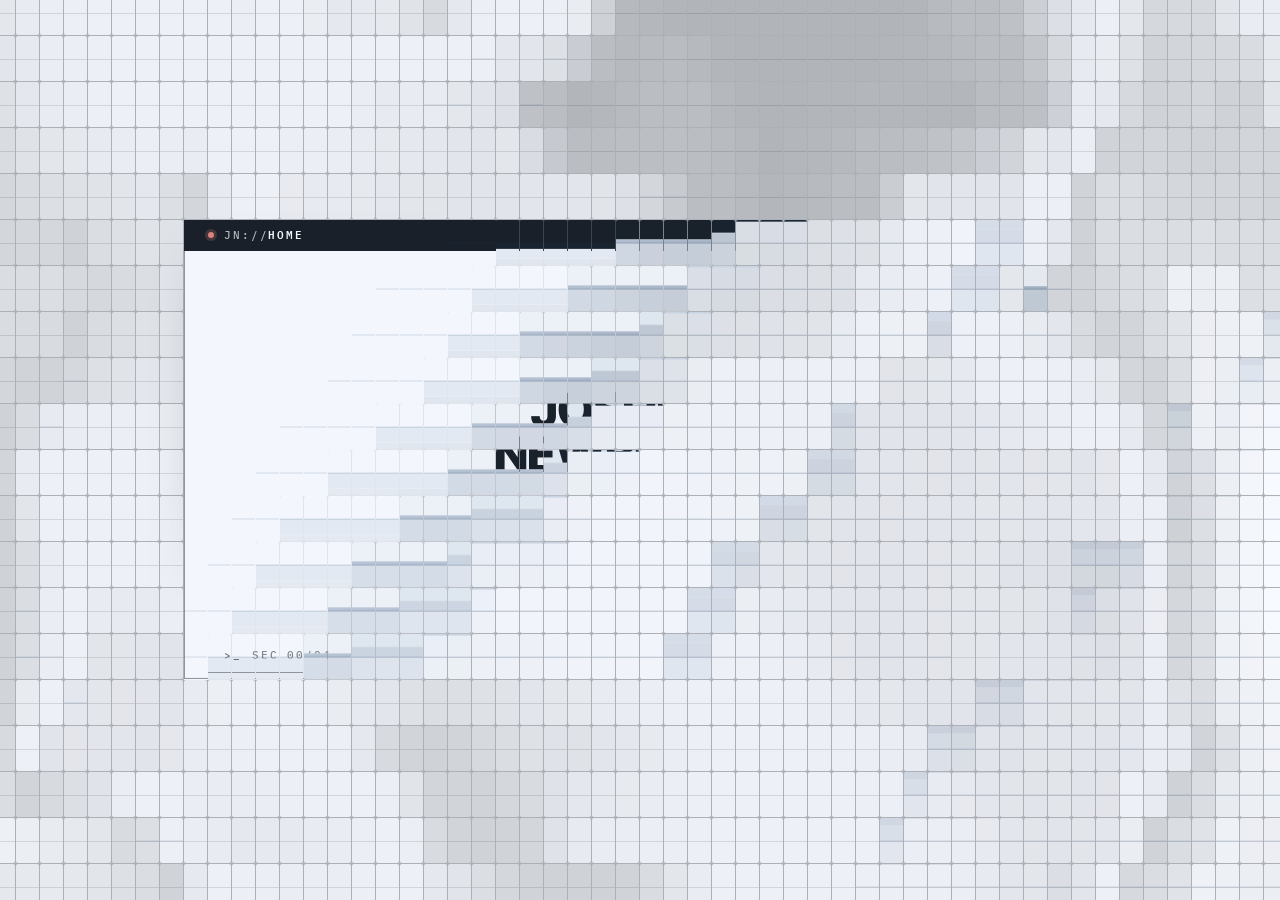
<file: index.html>
<!doctype html>
<html lang="en">
<head>
  <meta charset="utf-8">
  <meta name="viewport" content="width=device-width, initial-scale=1, viewport-fit=cover">
  <title>Joshua Newbould</title>
  <meta name="description" content="Joshua Newbould — PhD student in generative modelling, flow matching and decentralised training at Durham University.">
  <meta name="theme-color" content="#ecf1f7">
  <link rel="canonical" href="https://joshua-newbould.github.io/">
  <meta property="og:type" content="profile">
  <meta property="og:url" content="https://joshua-newbould.github.io/">
  <meta property="og:title" content="Joshua Newbould">
  <meta property="og:description" content="PhD student in generative modelling, flow matching and decentralised training at Durham University.">
  <meta name="twitter:card" content="summary">
  <script type="application/ld+json">
    {
      "@context": "https://schema.org",
      "@type": "Person",
      "name": "Joshua Newbould",
      "url": "https://joshua-newbould.github.io/",
      "jobTitle": "PhD student",
      "affiliation": { "@type": "CollegeOrUniversity", "name": "Durham University" },
      "knowsAbout": ["Generative modelling", "Flow matching", "Decentralised training"],
      "sameAs": ["https://scholar.google.com/citations?user=QLRUHvEAAAAJ"]
    }
  </script>
  <link rel="icon" href="data:image/svg+xml,%3Csvg xmlns='http://www.w3.org/2000/svg' viewBox='0 0 32 32'%3E%3Crect width='32' height='32' rx='3' fill='%23111'/%3E%3Cpath d='M0 15.5h32' stroke='%23000' stroke-width='1.5'/%3E%3Ctext x='16' y='22.5' font-family='monospace' font-size='17' font-weight='700' fill='%23ffb31a' text-anchor='middle'%3EJN%3C/text%3E%3C/svg%3E">
  <link rel="stylesheet" href="css/style.css?v=dfdae3a">
  <script>
    document.documentElement.classList.add('js');
    // If the board never starts (blocked module, file://, old browser), show the plain page instead.
    // (A module that did run sets boardStarting before this fires, and falls back itself on failure.)
    addEventListener('load', function () {
      setTimeout(function () {
        var c = document.documentElement.classList;
        if (!c.contains('board') && !window.boardStarting) c.remove('js');
      }, 1500);
    });
  </script>
  <script type="module" src="js/main.js?v=dfdae3a"></script>
</head>
<body id="top">
  <!-- The visible site: one split-flap board. Everything in #source is drawn onto it. -->
  <canvas id="board" aria-hidden="true"></canvas>
  <!-- Says which page is showing after a change (for screen readers). -->
  <p id="announce" class="sr-only" role="status" aria-live="polite"></p>

  <!-- Source of truth for all content. Screen readers and keyboard users use it directly;
       without JavaScript it is shown as a plain page. Each section with data-page is one board page. -->
  <div id="source">
    <section id="intro" aria-label="Welcome">
      <h1><span>Joshua</span> <span>Newbould</span></h1>
      <p>PhD student</p>
      <button type="button" id="enter">Enter site</button>
    </section>

    <div id="site">
      <header>
        <a href="#" id="site-name" data-short="J. Newbould">Joshua Newbould</a>
        <nav id="site-nav" aria-label="Pages">
          <a href="#about">About</a>
          <a href="#research">Research</a>
          <a href="#publications" data-short="Papers">Publications</a>
          <a href="#contact">Contact</a>
        </nav>
        <div class="tools">
        <button type="button" id="ascii-toggle" class="tool-btn ascii-btn" aria-pressed="false" aria-label="ASCII mode" title="ASCII mode">
          <svg viewBox="0 0 16 16" aria-hidden="true"><path d="m3.5 5 3 3-3 3M8.5 11.5h4"/></svg>
        </button>
        <button type="button" id="theme-toggle" class="theme-switch" role="switch" aria-checked="false" aria-label="Dark mode">
          <span class="tt-track" aria-hidden="true">
            <span class="tt-knob">
              <svg class="tt-sun" viewBox="0 0 24 24"><circle cx="12" cy="12" r="4"/><path d="M12 2.5v2.5M12 19v2.5M2.5 12H5M19 12h2.5M5.3 5.3l1.8 1.8M16.9 16.9l1.8 1.8M5.3 18.7l1.8-1.8M16.9 7.1l1.8-1.8"/></svg>
              <svg class="tt-moon" viewBox="0 0 24 24"><path d="M19.5 14.5A8 8 0 0 1 9.5 4.5a8 8 0 1 0 10 10z"/></svg>
            </span>
          </span>
        </button>
        </div>
      </header>

      <main>
        <section id="about" data-page data-big="Joshua Newbould" aria-labelledby="about-title">
          <h2 id="about-title">About</h2>
          <p data-strip><span class="kw">Generative modelling</span>&nbsp;· <span class="kw">Flow matching</span>&nbsp;· <span class="kw">Decentralised training</span></p>
          <p data-strip>Department of Computer Science, Durham University</p>
          <dl>
            <div><dt>Position</dt><dd>PhD student</dd></div>
            <div><dt>Institution</dt><dd>Durham University</dd></div>
            <div><dt>Department</dt><dd>Computer Science</dd></div>
            <div><dt>Focus</dt><dd>Generative models, flow matching, decentralised training</dd></div>
            <div><dt>Profile</dt><dd><a href="https://scholar.google.com/citations?user=QLRUHvEAAAAJ&amp;hl=en">Google Scholar</a></dd></div>
          </dl>
          <div class="bio">
            <p>I am a PhD student at Durham University working on generative models, in particular flow matching, and on how to train them without hyperscale infrastructure.</p>
            <p>My recent work, GridFlow, partitions the flow matching objective across both data and time, so a grid of independent blocks can be trained in isolation. This lowers per-device memory and inference cost, and at matched training compute the best grids outperform a single monolithic model on CIFAR-10. It was presented as an oral at the NeurIPS 2026 workshop on decentralised training of foundation models.</p>
            <p>More broadly, I am interested in making large-scale generative modelling practical on smaller, distributed hardware, and in careful evaluation of what AI systems can do. I am a contributor to Humanity's Last Exam, published in Nature.</p>
          </div>
        </section>

        <section id="research" data-page data-big="Research" aria-labelledby="research-title">
          <h2 id="research-title">Research</h2>
          <p data-strip>Current interests</p>
          <ul>
            <li data-code="RS-01">
              <h3>Flow matching and generative models</h3>
              <p>Training and sampling generative models with flow matching, and how the objective can be split across data and time.</p>
            </li>
            <li data-code="RS-02">
              <h3>Decentralised, communication-free training</h3>
              <p>Training large models as independent experts and time blocks, without synchronisation between devices.</p>
            </li>
            <li data-code="RS-03">
              <h3>Efficient large‑scale generation</h3>
              <p>Reducing per-device memory and inference cost so strong generative models can be built on distributed, high‑latency hardware.</p>
            </li>
            <li data-code="RS-04">
              <h3>Evaluating AI capabilities</h3>
              <p>Expert-level benchmarks that probe the frontier of what AI systems can and cannot do.</p>
            </li>
          </ul>
        </section>

        <section id="publications" data-page data-big="Publications" aria-labelledby="publications-title">
          <h2 id="publications-title">Publications</h2>
          <p data-strip>Selected work, newest first</p>
          <ol reversed>
            <li data-year="2026" data-status="Oral">
              <a class="pub-title" href="https://openreview.net/forum?id=0FddZoRO3w">GridFlow: Decentralized Block-Based Flow Matching.</a>
              <span class="pub-authors"><b class="me">J. Newbould</b>, M. Jian, T. Vasantam &amp; C. G. Willcocks.</span>
              <span class="pub-venue">NeurIPS 2026 Workshop on Collaborative, Open, and Decentralized Training of Foundation Models (CODEC-FM).</span>
            </li>
            <li data-year="2026" data-status="Published">
              <a class="pub-title" href="https://doi.org/10.1038/s41586-025-09962-4">A benchmark of expert-level academic questions to assess AI capabilities (Humanity's Last Exam).</a>
              <span class="pub-authors">Center for AI Safety, Scale AI &amp; HLE contributors, including <b class="me">J. Newbould</b>.</span>
              <span class="pub-venue">Nature, 2026.</span>
            </li>
          </ol>
        </section>

        <section id="contact" data-page data-big="Contact" aria-labelledby="contact-title">
          <h2 id="contact-title">Contact</h2>
          <p data-strip>Research, collaboration and talks</p>
          <dl>
            <div><dt>Scholar</dt><dd><a href="https://scholar.google.com/citations?user=QLRUHvEAAAAJ&amp;hl=en">Google Scholar profile</a></dd></div>
            <div><dt>GridFlow</dt><dd><a href="https://openreview.net/forum?id=0FddZoRO3w">OpenReview</a></dd></div>
            <div><dt>Department</dt><dd>Computer Science, Durham University</dd></div>
            <div><dt>Location</dt><dd>Durham, United Kingdom</dd></div>
          </dl>
        </section>
      </main>

      <footer>
        <p data-board="copyright">© 2026 Joshua Newbould <span class="sep" aria-hidden="true">/</span> Durham</p>
        <button type="button" id="wave-toggle" class="foot-opt" aria-label="Page transition: Sweep"><span class="fo-k">Wave</span> <span class="fo-v">Sweep</span></button>
        <nav class="foot-nav" aria-label="Page">
          <button type="button" data-board="prev"><svg class="arr" aria-hidden="true" viewBox="0 0 12 8"><path d="M4 1 1 4l3 3M1 4h10"/></svg><span class="lbl">Previous page</span></button>
          <button type="button" data-board="next"><span class="lbl">Next page</span><svg class="arr" aria-hidden="true" viewBox="0 0 12 8"><path d="m8 1 3 3-3 3M11 4H1"/></svg></button>
        </nav>
      </footer>
    </div>
  </div>
</body>
</html>
</file>
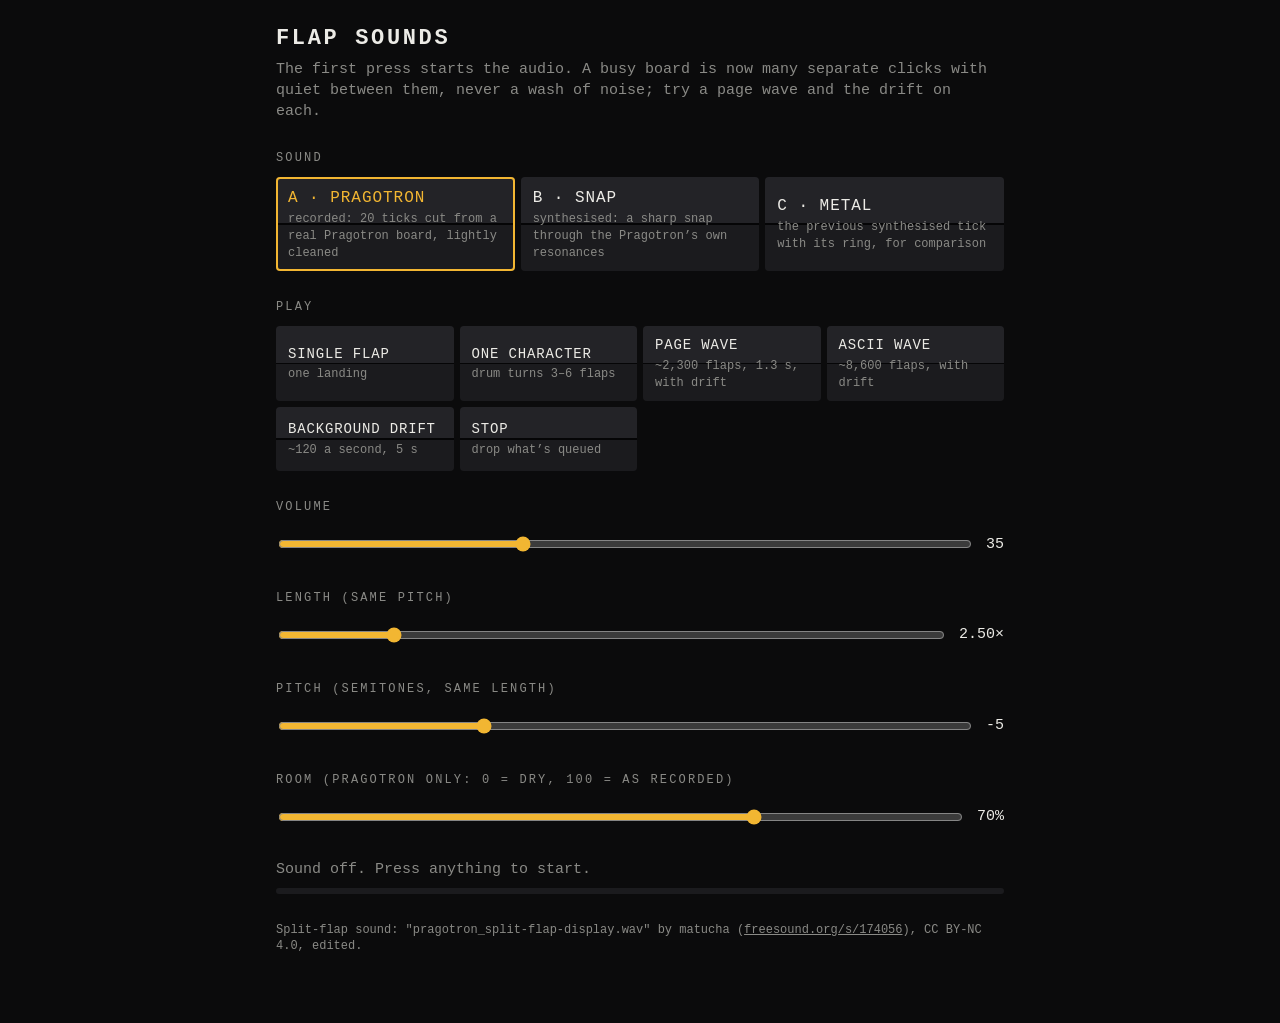
<file: lab/sound/index.html>
<!doctype html>
<html lang="en">
<head>
<meta charset="utf-8">
<meta name="robots" content="noindex, nofollow">
<meta name="viewport" content="width=device-width, initial-scale=1">
<title>Flap sounds</title>
<link rel="icon" href="data:,">
<style>
  :root { --bg: #0b0b0c; --flap: #1b1b1e; --flap2: #232327; --ink: #ecebe6; --dim: #8a8a86; --acc: #f2b632; --gap: #050506; }
  * { box-sizing: border-box; }
  html, body { margin: 0; background: var(--bg); color: var(--ink); font: 15px/1.4 "IBM Plex Mono", ui-monospace, SFMono-Regular, Menlo, Consolas, monospace; }
  main { max-width: 760px; margin: 0 auto; padding: 24px 16px 48px; }
  h1 { font-size: 22px; letter-spacing: .12em; text-transform: uppercase; margin: 0 0 4px; }
  p { color: var(--dim); margin: 0 0 20px; }
  h2 { font-size: 12px; letter-spacing: .18em; text-transform: uppercase; color: var(--dim); margin: 28px 0 10px; font-weight: 500; }
  .row { display: grid; grid-template-columns: repeat(auto-fit, minmax(150px, 1fr)); gap: 6px; }
  #variants { grid-template-columns: repeat(auto-fit, minmax(200px, 1fr)); }
  #variants button { min-height: 88px; font-size: 16px; }
  button {
    position: relative; min-height: 64px; padding: 10px 12px; border: 0; border-radius: 4px; cursor: pointer;
    background: linear-gradient(var(--flap2) 0 calc(50% - 1px), var(--gap) calc(50% - 1px) calc(50% + 1px), var(--flap) calc(50% + 1px) 100%); color: var(--ink);
    font: inherit; font-size: 14px; letter-spacing: .06em; text-transform: uppercase; text-align: left;
    touch-action: manipulation; -webkit-tap-highlight-color: transparent;
  }
  button small { display: block; color: var(--dim); text-transform: none; letter-spacing: 0; font-size: 12px; margin-top: 2px; }
  button[aria-pressed="true"] { color: var(--acc); box-shadow: inset 0 0 0 2px var(--acc); }
  button:active { filter: brightness(1.25); }
  button:focus-visible { outline: 2px solid var(--acc); outline-offset: 2px; }
  .vol { display: flex; align-items: center; gap: 12px; }
  input[type=range] { flex: 1; accent-color: var(--acc); height: 32px; }
  #status { margin-top: 24px; min-height: 1.4em; color: var(--dim); }
  #meter { height: 6px; background: var(--flap); border-radius: 3px; overflow: hidden; margin-top: 8px; }
  .credit { margin-top: 28px; font-size: 12px; }
  .credit a { color: var(--dim); }
  #meter i { display: block; height: 100%; width: 0; background: var(--acc); transition: width .05s linear; }
</style>
</head>
<body>
<main>
  <h1>Flap sounds</h1>
  <p>The first press starts the audio. A busy board is now many separate clicks with quiet between them, never a wash of noise; try a page wave and the drift on each.</p>

  <h2>Sound</h2>
  <div class="row" id="variants">
    <button data-v="pragotron" data-name="Pragotron" aria-pressed="true">A · Pragotron<small>recorded: 20 ticks cut from a real Pragotron board, lightly cleaned</small></button>
    <button data-v="snap" data-name="Snap" aria-pressed="false">B · Snap<small>synthesised: a sharp snap through the Pragotron’s own resonances</small></button>
    <button data-v="metal" data-name="Metal" aria-pressed="false">C · Metal<small>the previous synthesised tick with its ring, for comparison</small></button>
  </div>

  <h2>Play</h2>
  <div class="row">
    <button data-play="single">Single flap<small>one landing</small></button>
    <button data-play="character">One character<small>drum turns 3–6 flaps</small></button>
    <button data-play="page">Page wave<small>~2,300 flaps, 1.3 s, with drift</small></button>
    <button data-play="ascii">ASCII wave<small>~8,600 flaps, with drift</small></button>
    <button data-play="drift">Background drift<small>~120 a second, 5 s</small></button>
    <button data-play="stop">Stop<small>drop what’s queued</small></button>
  </div>

  <h2>Volume</h2>
  <div class="vol"><input id="vol" type="range" min="0" max="1" step="0.01" value="0.35" aria-label="Volume"><span id="volv">35</span></div>
  <h2>Length (same pitch)</h2>
  <div class="vol"><input id="len" type="range" min="1" max="10" step="0.05" value="2.5" aria-label="Length"><span id="lenv">2.50×</span></div>
  <h2>Pitch (semitones, same length)</h2>
  <div class="vol"><input id="pit" type="range" min="-12" max="12" step="0.5" value="-5" aria-label="Pitch"><span id="pitv">-5</span></div>
  <h2>Room (Pragotron only: 0 = dry, 100 = as recorded)</h2>
  <div class="vol"><input id="room" type="range" min="0" max="1" step="0.01" value="0.7" aria-label="Room"><span id="roomv">70%</span></div>

  <div id="status" aria-live="polite">Sound off. Press anything to start.</div>
  <div id="meter"><i></i></div>
  <p id="credit" class="credit"></p>
</main>
<script type="module">
import { FlapSound, CREDIT } from './sound.js';
import { wave, drift, character, single, total } from './sim.js';

const sound = new FlapSound({ variant: 'pragotron' });
// The credit, with the recording linked.
const credit = document.getElementById('credit');
const [pre, post] = CREDIT.split('freesound.org/s/174056');
const a = Object.assign(document.createElement('a'), { href: 'https://freesound.org/s/174056/', textContent: 'freesound.org/s/174056', rel: 'noopener' });
credit.append(pre, a, post);
window.flapSound = sound; // (for tests)
const status = document.getElementById('status');
const meter = document.querySelector('#meter i');
let frames = [], fi = 0, played = 0;

// A press anywhere is the gesture that lets audio start.
addEventListener('pointerdown', () => sound.gesture());
addEventListener('keydown', (e) => {
  sound.gesture();
  if (e.key === 'm' && !e.repeat) status.textContent = sound.toggle() ? 'Sound on' : 'Sound off';
});

async function ensure() {
  if (!sound.on) sound.enable();
  else sound.gesture();
  await sound.prepare?.();
}

document.getElementById('variants').addEventListener('click', async (e) => {
  const b = e.target.closest('button');
  if (!b) return;
  for (const x of e.currentTarget.children) x.setAttribute('aria-pressed', x === b);
  sound.setVariant(b.dataset.v);
  await ensure();
  status.textContent = `Sound: ${b.dataset.name}`;
});

const makers = {
  single: () => single(),
  character: () => character(),
  page: () => wave(600, { drift: 1.5, seconds: 2.4 }),
  ascii: () => wave(2400, { drift: 1.5, seconds: 2.4, seed: 11 }),
  drift: () => drift(2, 5),
};
document.querySelectorAll('[data-play]').forEach((b) => b.addEventListener('click', async () => {
  const what = b.dataset.play;
  if (what === 'stop') { frames = []; fi = 0; status.textContent = 'Stopped'; return; }
  await ensure();
  frames = makers[what]();
  fi = 0;
  played = 0;
  status.textContent = `${b.firstChild.textContent.trim()}: ${total(frames).toLocaleString()} flaps`;
}));

const vol = document.getElementById('vol');
vol.addEventListener('input', () => {
  sound.setVolume(+vol.value);
  document.getElementById('volv').textContent = Math.round(vol.value * 100);
});
sound.setVolume(+vol.value);
const len = document.getElementById('len'), pit = document.getElementById('pit');
len.addEventListener('change', () => sound.setLength(+len.value));
len.addEventListener('input', () => (document.getElementById('lenv').textContent = (+len.value).toFixed(2) + '×'));
pit.addEventListener('change', () => sound.setPitch(+pit.value));
pit.addEventListener('input', () => (document.getElementById('pitv').textContent = (pit.value > 0 ? '+' : '') + pit.value));
sound.setLength(+len.value);
sound.setPitch(+pit.value);
const room = document.getElementById('room');
room.addEventListener('input', () => {
  sound.setRoom(+room.value);
  document.getElementById('roomv').textContent = Math.round(room.value * 100) + '%';
});
sound.setRoom(+room.value);

// Play the frames at the display's rate, one simulated 60 fps frame per real one (near enough).
let lastMs = 0, acc = 0;
function loop(ms) {
  const dt = lastMs ? Math.min(0.1, (ms - lastMs) / 1000) : 1 / 60;
  lastMs = ms;
  acc += dt;
  let n = 0, sx = 0, fin = 0;
  while (acc >= 1 / 60 && fi < frames.length) {
    const f = frames[fi++];
    n += f.n; sx += f.pan * f.n; fin += f.final;
    acc -= 1 / 60;
  }
  if (fi >= frames.length) acc = 0;
  if (n) sound.land(n, sx / n, fin);
  meter.style.width = Math.min(100, Math.sqrt(n / 60) * 100) + '%';
  requestAnimationFrame(loop);
}
requestAnimationFrame(loop);
</script>
</body>
</html>
</file>
<file: css/style.css>
/* ==========================================================================
   Fonts (self-hosted)
   ========================================================================== */

@font-face {
  font-family: "IBM Plex Mono";
  src: url("../assets/fonts/ibm-plex-mono-latin-400-normal.woff2") format("woff2");
  font-weight: 400;
  font-display: swap;
}
@font-face {
  font-family: "IBM Plex Mono";
  src: url("../assets/fonts/ibm-plex-mono-latin-500-normal.woff2") format("woff2");
  font-weight: 500;
  font-display: swap;
}
@font-face {
  font-family: "IBM Plex Mono";
  src: url("../assets/fonts/ibm-plex-mono-latin-600-normal.woff2") format("woff2");
  font-weight: 600;
  font-display: swap;
}
@font-face {
  font-family: "Inter Tight";
  src: url("../assets/fonts/inter-tight-latin-800-normal.woff2") format("woff2");
  font-weight: 800;
  font-display: swap;
}

/* ==========================================================================
   Tokens. The script sets the colours per page and theme; these are the plain-page defaults.
   ========================================================================== */

:root {
  /* (the title screen's cool silver, light theme: every pair passes WCAG AA) */
  --surface: #f4f7fc;
  --bar: #ecf1f7;
  --line: #d1d8e1;
  --text: #192029;
  --soft: #3b434d;
  --muted: #636a72;
  --accent: #414853;
  --mono: "IBM Plex Mono", ui-monospace, SFMono-Regular, Menlo, monospace;
  --display: "Inter Tight", "Helvetica Neue", Arial, sans-serif;
  --display-weight: 800;
  --display-track: -0.025em;
  --display-scale: 0.91; /* the display face's size, relative to the type scale (it runs large) */
  --shadow: rgb(0 0 0 / 0.26);
}
[data-theme="dark"] {
  --shadow: rgb(0 0 0 / 0.55);
}

html,
body {
  margin: 0;
  background: var(--gapc, var(--bar));
}

/* ==========================================================================
   The site: a board of switches (canvas) with web sections snapped onto it
   ========================================================================== */

.js,
.js body {
  height: 100%;
  overflow: hidden;
  overscroll-behavior: none;
}

#board {
  position: fixed;
  top: 0;
  left: 0;
  display: block;
  touch-action: pinch-zoom;
  user-select: none;
  -webkit-user-select: none;
  -webkit-touch-callout: none;
  -webkit-tap-highlight-color: transparent;
}

.js #source {
  position: fixed;
  inset: 0;
  overflow: clip;
  pointer-events: none; /* the board underneath takes the brush */
  font: 400 13px/1.65 var(--mono);
  color: var(--text);
  -webkit-font-smoothing: antialiased;
}
.js #source [hidden] {
  display: none !important;
}
/* Until the board is running, show nothing rather than unplaced sections on top of each other. */
.js:not(.board) #source {
  visibility: hidden;
}
.js #site {
  position: absolute;
  inset: 0;
}

/* Boxes are placed on the grid by the script (left/top/width/height, whole switches). */
.js #site > header,
.js #site > footer,
.js main section[data-page],
.js #intro {
  position: absolute;
  box-sizing: border-box;
  margin: 0;
  pointer-events: auto;
}

.js a {
  color: var(--accent);
  text-decoration-line: underline;
  text-decoration-thickness: 1px;
  text-underline-offset: 3px;
}
.js a:hover {
  color: var(--text);
}
.js :focus-visible {
  outline: 2px solid var(--accent);
  outline-offset: 3px; /* one focus language: a 2px accent ring, 3px out */
}
.js [tabindex="-1"]:focus {
  outline: none;
}
:where(.js) button {
  font: inherit;
  color: inherit;
  background: none;
  border: 0;
  padding: 0;
  cursor: pointer;
}

/* ---------- Header ---------- */

.js #site > header {
  display: flex;
  align-items: center;
  gap: 0.75rem 2rem;
  padding: 0 calc(var(--inset, 2rem) + var(--pad-x));
  padding-top: var(--cut, 0px); /* (the board's top row may be cut: the content sits below it) */
  background: var(--bar);
  box-shadow: inset 0 -1px 0 var(--line); /* a hairline against the content */
}
#site-name {
  font: 600 11.5px/1 var(--mono);
  letter-spacing: 0.16em;
  text-transform: uppercase;
  text-decoration: none;
  color: var(--text) !important;
  white-space: nowrap;
}
#site-nav {
  display: flex;
  gap: 1.9rem;
  margin-left: auto;
  counter-reset: nav;
}
#site-nav a {
  position: relative;
  white-space: nowrap;
  font: 500 11.5px/1 var(--mono);
  letter-spacing: 0.16em;
  text-transform: uppercase;
  text-decoration: none;
  color: var(--muted);
  padding: 6px 0;
}
#site-nav a:hover,
#site-nav a[aria-current="page"] {
  color: var(--text);
}
/* The current page: a short accent rule under the label. */
#site-nav a[aria-current="page"]::after {
  content: "";
  position: absolute;
  left: 0;
  right: 0;
  bottom: -2px;
  height: 1px;
  background: var(--accent);
}

/* ---------- Footer ---------- */

.js #site > footer {
  display: flex;
  align-items: center;
  justify-content: space-between;
  gap: 1rem;
  padding: 0 calc(var(--inset, 2rem) + var(--pad-x));
  background: var(--bar);
  box-shadow: inset 0 1px 0 var(--line);
  font: 500 10.5px/1 var(--mono);
  letter-spacing: 0.18em;
  text-transform: uppercase;
  color: var(--muted);
}
.js #site > footer p {
  grid-column: 1;
  margin: 0;
  white-space: nowrap;
}
.sep {
  margin: 0 0.6em;
  opacity: 0.5;
}
.foot-nav {
  display: flex;
  gap: 2rem;
}
.foot-nav .lbl {
  display: inline-block;
}
/* Each control keeps the room of the longest name, so nothing shifts from page to page, with
   its arrow beside its label and both packed towards the middle of the pair. */
.foot-nav button {
  min-width: calc(12ch + 12 * 0.18em + 1.8em);
  padding: 10px 4px;
  margin: -10px -4px;
  display: inline-flex;
  align-items: center;
  gap: 0.7em;
  white-space: nowrap;
  letter-spacing: inherit;
  text-transform: inherit;
  color: var(--muted);
}
.foot-nav [data-board="prev"] {
  justify-content: flex-start;
}
.foot-nav [data-board="next"] {
  justify-content: flex-end; /* (the → always ends on the content edge) */
}
.js #site > footer.arrows .foot-nav .lbl {
  display: none;
}
.js #site > footer.arrows .foot-nav button {
  min-width: 30px;
  justify-content: center;
}
.foot-nav button:hover {
  color: var(--text);
}
/* The page transition, chosen by the visitor: sweep or ripple. */
.foot-opt {
  padding: 10px 6px;
  margin: -10px -6px;
  letter-spacing: inherit;
  text-transform: inherit;
  color: var(--muted);
  white-space: nowrap;
}
.foot-opt .fo-v {
  color: var(--text);
}
.foot-opt .fo-v::before {
  content: "· ";
  color: var(--accent);
}
.foot-opt:hover .fo-k {
  color: var(--text);
}
.js #site > footer.notool .foot-opt,
html:not(.js) .foot-opt {
  display: none;
}

/* Footer arrows: drawn, so they sit on the labels' cap height in every font and snapshot. */
.arr {
  width: 1.1em;
  height: 0.75em;
  flex: none;
  fill: none;
  stroke: currentColor;
  stroke-width: 1.2;
  stroke-linecap: round;
  stroke-linejoin: round;
}

/* The nav's page numbers (01 About, 02 Research, …). */
.js #site-nav a::before {
  counter-increment: nav;
  content: "0" counter(nav) " ";
  color: var(--accent);
  opacity: 0.8;
}

/* ---------- Sun / moon switch ---------- */

/* The header's tools: ASCII mode and the sun/moon switch. */
.tools {
  display: flex;
  align-items: center;
  gap: 10px;
  flex-shrink: 0;
}
.tool-btn {
  display: grid;
  place-items: center;
  width: 26px;
  height: 26px;
  border-radius: 999px;
  background: var(--surface);
  box-shadow: inset 0 0 0 1px var(--line);
  color: var(--muted);
}
.tool-btn svg {
  width: 14px;
  height: 14px;
  fill: none;
  stroke: currentColor;
  stroke-width: 1.5;
  stroke-linecap: round;
  stroke-linejoin: round;
}
.tool-btn:hover {
  background: color-mix(in srgb, var(--text) 8%, var(--surface));
  box-shadow: inset 0 0 0 1px var(--muted);
  color: var(--text);
}
.tool-btn[aria-pressed="true"] {
  background: var(--text);
  color: var(--surface);
  box-shadow: none;
}
@media (prefers-reduced-motion: no-preference) {
  .tool-btn {
    transition: background 0.2s, color 0.2s;
  }
}
/* The board takes the brush (a hold or drag paints; a click ripples into new colours). */
.js #board {
  cursor: crosshair;
}

.theme-switch {
  flex-shrink: 0;
  line-height: 0;
  border-radius: 999px;
}
.tt-track {
  position: relative;
  display: block;
  width: 44px;
  height: 22px;
  border-radius: 999px;
  background: var(--surface);
  box-shadow: inset 0 0 0 1px var(--line);
}
.tt-knob {
  position: absolute;
  top: 2px;
  left: 2px;
  width: 18px;
  height: 18px;
  border-radius: 50%;
  background: var(--bar);
  color: var(--text);
  box-shadow: inset 0 0 0 1px var(--line);
  transition: transform 0.35s cubic-bezier(0.3, 1.3, 0.5, 1);
}
.tt-knob svg {
  position: absolute;
  inset: 3px;
  width: 12px;
  height: 12px;
  fill: none;
  stroke: currentColor;
  stroke-width: 1.6;
  stroke-linecap: round;
  stroke-linejoin: round;
  transition: opacity 0.25s ease, transform 0.35s ease;
}
.tt-moon {
  opacity: 0;
  transform: rotate(-60deg) scale(0.6);
}
.theme-switch[aria-checked="true"] .tt-knob {
  transform: translateX(22px);
}
.theme-switch[aria-checked="true"] .tt-sun {
  opacity: 0;
  transform: rotate(60deg) scale(0.6);
}
.theme-switch[aria-checked="true"] .tt-moon {
  opacity: 1;
  transform: none;
}
.theme-switch:focus-visible {
  outline: none;
}
.theme-switch:focus-visible .tt-track {
  outline: 2px solid var(--accent);
  outline-offset: 2px;
}

/* ---------- Page cards ---------- */

/* The content edge, shared by the bars, the cards' strips and their text. */
.js {
  --pad-y: 30px;
  --pad-x: 40px;
}
.js[data-vp~="short"] {
  --pad-y: 18px;
  --pad-x: 26px;
}
.js[data-vp~="phone"] {
  --pad-y: 16px;
  --pad-x: 16px;
}
.js main section[data-page] {
  container-type: inline-size; /* (titles and grids follow the card's width, also in snapshots) */
  overflow: hidden; /* contents fit or split into parts (see the script); pages never scroll */
  padding: 0 var(--pad-x) var(--pad-y);
  background: var(--surface);
  box-shadow: inset 0 0 0 1px color-mix(in srgb, var(--text) 45%, var(--surface));
}
.w-fit {
  display: block;
}
/* Read out by screen readers, not shown. */
.sr-only,
.js main h2 {
  position: absolute;
  width: 1px;
  height: 1px;
  overflow: hidden;
  clip-path: inset(50%);
}
.w-big {
  margin: 0 0 6px; /* the title groups with the line under it */
  font-family: var(--display);
  font-weight: var(--display-weight);
  font-size: calc(clamp(30px, 6cqi, 54px) * var(--display-scale));
  line-height: 1;
  letter-spacing: var(--display-track);
  text-transform: uppercase;
  color: var(--text);
}
.js [data-strip] {
  margin: 0;
  font: 500 11.5px/1.9 var(--mono);
  letter-spacing: 0.16em;
  text-transform: uppercase;
  color: var(--soft);
}
.js [data-strip] + [data-strip] {
  color: var(--accent);
}
.js main dl {
  display: grid;
  grid-template-columns: 6rem minmax(0, 1fr); /* the same value edge on every page */
  align-items: baseline;
  gap: 7px 1.75rem;
  margin: 22px 0 0;
}
.js main dl > div {
  display: contents;
}
.js main dt {
  font: 500 10.5px/1.65 var(--mono);
  letter-spacing: 0.18em;
  text-transform: uppercase;
  color: var(--muted);
}
.js main dd {
  margin: 0;
}
.js .bio p {
  margin: 18px 0 0;
  max-width: 76ch;
  color: var(--soft);
}
.js #research ul {
  list-style: none;
  padding: 0;
  margin: 22px 0 0;
  display: grid;
  grid-template-columns: repeat(2, minmax(0, 1fr)); /* four interests: always 2 × 2 */
  gap: 26px 40px;
}
@container (max-width: 700px) {
  .js #research ul {
    grid-template-columns: minmax(0, 1fr);
    gap: 18px;
  }
}
.js #research h3 {
  margin: 4px 0 6px;
  font: 600 13.5px/1.35 var(--mono);
  letter-spacing: 0;
  color: var(--text);
}
.js #research li p {
  margin: 0;
  color: var(--soft);
}
.w-code,
.w-year,
.w-status {
  display: block;
  font: 500 10.5px/1.9 var(--mono);
  letter-spacing: 0.18em;
  text-transform: uppercase;
  color: var(--accent);
}
.js #publications ol {
  list-style: none;
  padding: 0;
  margin: 18px 0 0;
}
.js #publications li {
  display: grid;
  grid-template-columns: 6rem minmax(0, 1fr) 6.5rem; /* every row the same text width; the text on the facts' value column */
  align-items: baseline;
  gap: 2px 1.75rem;
  padding: 16px 0;
  border-top: 1px solid var(--line);
}
.js #publications li:last-child {
  padding-bottom: 0;
}
.js #publications .w-year {
  grid-column: 1;
  grid-row: 1 / span 3;
  color: var(--muted);
}
.js #publications .w-status {
  grid-column: 3;
  grid-row: 1;
  justify-self: end;
}
.js .pub-title,
.js .pub-authors,
.js .pub-venue {
  grid-column: 2;
}
.js .pub-title {
  font-weight: 600;
  color: var(--text);
  text-decoration: none;
}
.js .pub-title:hover,
.js .pub-title:focus-visible {
  color: var(--accent);
  text-decoration-line: underline;
  text-decoration-thickness: 1px;
  text-underline-offset: 3px;
}
.js .pub-authors,
.js .pub-venue {
  color: var(--muted);
  font-size: 12px;
  line-height: 1.6;
}
.pub-authors .me {
  font-weight: 600;
  color: var(--text); /* (the author's own name stands out) */
}

/* About: facts beside the biography on wide screens (and on short landscape ones, where
   stacking would not fit). Window-size classes (data-vp) are set by the script rather than
   media queries, because section snapshots are rendered at the section's own size. */
.js[data-vp~="wide"] #about .w-fit {
  display: grid;
  grid-template-columns: minmax(0, 0.8fr) minmax(0, 1.45fr); /* the biography runs wider, so shorter */
  column-gap: 44px;
  align-items: start;
}
.js[data-vp~="wide"] #about .w-fit > :not(dl):not(.bio) {
  grid-column: 1 / -1;
}
.js[data-vp~="wide"] #about .w-fit > dl {
  grid-column: 1;
}
.js[data-vp~="wide"] #about .w-fit > .bio {
  grid-column: 2;
  margin-top: 8px;
}

/* About, on a part without the facts: the biography takes the card's full width. */
.js[data-vp~="wide"] #about .w-fit:has(> dl[hidden]) > .bio {
  grid-column: 1 / -1;
}
.js #about .bio > p:not([hidden]):first-child,
.js #about .bio > [hidden] + p:not([hidden]) {
  margin-top: 0;
}
.js #about .w-fit > .bio {
  margin-top: 16px;
}
.js[data-vp~="wide"] #about .w-fit > .bio {
  margin-top: 22px;
}
/* Phones: each fact's label sits over its value. */
.js[data-vp~="phone"] main dl {
  grid-template-columns: minmax(0, 1fr);
  row-gap: 0;
}
.js[data-vp~="phone"] main dd {
  margin-bottom: 9px;
}

/* A paged About stacks (facts, then biography), so its text keeps one left edge and width
   through every part; two columns only when it all fits at once. */
.js[data-vp~="wide"] #about.paged .w-fit {
  display: block;
}
.js[data-vp~="wide"] #about.paged .w-fit > .bio {
  margin-top: 16px;
}
.js[data-vp~="phone"] #research ul {
  grid-template-columns: minmax(0, 1fr);
}
/* Fewer stranded last words. */
.js .bio p,
.js #research li p,
.js .pub-authors,
.js main dd {
  text-wrap: pretty;
}
.js .pub-title,
.js .pub-venue {
  text-wrap: balance;
}
.js [data-strip] .kw {
  white-space: nowrap;
}

/* ---------- Title screen ---------- */

/* The title sits in a window in the centre of the board: the strip across its top, the status
   line along its foot. */
.js #intro {
  display: flex;
  flex-direction: column;
  justify-content: center;
  align-items: center;
  padding: 52px 48px 50px;
  text-align: center;
  background: var(--surface);
  box-shadow: inset 0 0 0 1px color-mix(in srgb, var(--text) 45%, var(--surface));
}
.js #intro h1 {
  margin: 0;
  font-family: var(--display);
  font-weight: var(--display-weight);
  font-size: calc(clamp(30px, 4.2vw, 62px) * var(--display-scale));
  line-height: 0.92;
  text-wrap: balance;
  letter-spacing: var(--display-track);
  text-transform: uppercase;
  color: var(--text);
}
.js #intro h1 span {
  display: block; /* the first name over the last */
}
.js #intro p {
  margin: 22px -0.28em 0 0; /* (cancels the tracking after the last letter: optically centred) */
  font: 500 clamp(13px, 1.15vw, 16px)/1 var(--mono);
  letter-spacing: 0.28em; /* ('PhD student', as written) */
  color: var(--muted);
}
/* Keyboard users can Tab to an "Enter site" button; it shows only while focused. */
.js #enter {
  position: absolute;
  bottom: 14px;
  left: 50%;
  transform: translateX(-50%);
  font: 500 10.5px/1 var(--mono);
  letter-spacing: 0.18em;
  text-transform: uppercase;
  color: var(--muted);
  padding: 6px 10px;
  opacity: 0;
  pointer-events: none;
}
.js #enter:focus-visible {
  opacity: 1;
  outline: 1px solid var(--accent);
  outline-offset: 2px;
}

/* ---------- Sections as windows ----------
   A quiet nod to a ship's terminal: a hairline frame, a slim title strip (status light, path,
   four short stripes in the page's colours) and a status line along the bottom. */

.js[data-vp] main section[data-page] {
  padding-bottom: 50px;
}
.js .w-bar {
  display: flex;
  align-items: center;
  gap: 10px;
  height: 30px;
  margin: 0 calc(-1 * var(--pad-x)) 22px;
  padding: 0 var(--pad-x); /* (the path on the content edge, the dot hung in the margin) */
  border-bottom: 1px solid var(--line);
  background: color-mix(in srgb, var(--text) 4%, var(--surface));
  font: 500 10.5px/1 var(--mono);
  letter-spacing: 0.18em;
  text-transform: uppercase;
  color: var(--muted);
  white-space: nowrap;
}
.w-dot {
  margin-left: -16px;
  width: 6px;
  height: 6px;
  border-radius: 50%;
  background: var(--accent);
  box-shadow: 0 0 0 3px color-mix(in srgb, var(--accent) 20%, transparent);
}
.w-path b {
  font-weight: 600;
  color: var(--text);
}
.w-stripes {
  display: flex;
  gap: 3px;
  margin-left: auto;
}
.w-stripes i {
  width: 14px;
  height: 4px;
  background: var(--st1);
}
.w-stripes i:nth-child(2) {
  background: var(--st2);
}
.w-stripes i:nth-child(3) {
  background: var(--st3);
}
.w-stripes i:nth-child(4) {
  background: var(--st4);
}
.js .w-statusline {
  position: absolute;
  left: var(--pad-x);
  bottom: 19px;
  display: flex;
  gap: 18px;
  font: 500 10.5px/1 var(--mono);
  letter-spacing: 0.18em;
  color: var(--muted);
  opacity: 0.8;
  white-space: nowrap;
}
/* Console: a window whose title strip is inverted and whose status line reads like a prompt. */
.js :is(main, #intro) .w-bar {
  background: var(--text);
  color: color-mix(in srgb, var(--surface) 70%, var(--text));
  border-bottom-color: var(--text);
}
.js :is(main, #intro) .w-path b {
  color: var(--surface);
}
.js main .w-statusline::before,
.js #intro .w-statusline span:first-child::before {
  content: ">_";
  color: var(--accent);
  margin-right: -8px;
}
.js #intro .w-statusline span:first-child::before {
  margin-right: 10px;
}

.js #intro .w-bar {
  position: absolute;
  top: 0;
  left: 0;
  right: 0;
  margin: 0;
}
/* The title box's strip carries the brush, ASCII mode and the theme switch, so they can be
   chosen before entering. */
.js #intro .theme-switch,
.js #intro .w-bar button {
  margin-left: 10px;
}
.js[data-vp~="short"] #intro .theme-switch,
.js[data-vp~="short"] #intro .w-bar button {
  transform: scale(0.82);
  margin-left: 2px;
}
.js #intro .w-dot {
  background: var(--st4); /* a signal light */
  box-shadow: 0 0 0 3px color-mix(in srgb, var(--st4) 22%, transparent);
}
.js #intro .w-statusline {
  left: var(--pad-x);
  right: var(--pad-x);
  justify-content: space-between;
}
.js[data-vp~="phone"] main .w-statusline span + span {
  display: none; /* phones: just the section number */
}

/* ---------- Layers ---------- */

/* Card shadows: two layers, so the old one can leave and the new one arrive with the wave.
   The shadow is drawn PAD px inside each layer, so a mask can cover the whole blur. */
.card-shadow {
  position: fixed;
  pointer-events: none;
  opacity: 0;
}
.card-shadow::before {
  content: "";
  position: absolute;
  inset: 60px;
  box-shadow: 0 26px 50px -22px var(--shadow);
}
/* Old-theme copies of the header and footer, wiped away during a theme change. */
#theme-veil {
  position: fixed;
  inset: 0;
  z-index: 6;
  pointer-events: none;
}
#theme-veil canvas {
  position: fixed;
}
/* While painting, dragging over text paints rather than selects it. */
.painting,
.painting * {
  user-select: none !important;
  -webkit-user-select: none !important;
}

/* ---------- Design options panel (for reviewing the palettes) ---------- */

#design-options {
  position: fixed;
  left: 16px;
  bottom: 16px;
  z-index: 20;
  max-width: calc(100vw - 32px);
  box-sizing: border-box;
  padding: 14px 16px 12px;
  background: var(--surface);
  color: var(--text);
  box-shadow: 0 0 0 1px var(--line), 0 18px 40px -16px var(--shadow);
  font: 500 11px/1.4 var(--mono);
  letter-spacing: 0.08em;
}
#design-options[hidden] {
  display: none;
}
.do-title {
  margin: 0;
  font-weight: 600;
  letter-spacing: 0.18em;
  text-transform: uppercase;
}
.do-hint {
  margin: 2px 0 10px;
  color: var(--muted);
}
.do-row {
  display: flex;
  flex-wrap: wrap;
  align-items: center;
  gap: 6px;
  margin-top: 6px;
}
.do-row > span {
  width: 9.5rem;
  color: var(--muted);
  text-transform: uppercase;
  letter-spacing: 0.14em;
}
#design-options button {
  font: inherit;
  padding: 7px 10px;
  color: var(--soft);
  background: none;
  border: 0;
  box-shadow: inset 0 0 0 1px var(--line);
  cursor: pointer;
}
#design-options button[aria-pressed="true"] {
  color: var(--text);
  box-shadow: inset 0 0 0 1px var(--accent);
}

/* ---------- Small and short screens ----------
   Classes, not media queries: section snapshots are rendered at the section's own size, where
   media queries would answer for the snapshot rather than the window. The script sets the
   window's size classes on the root (data-vp: phone, wide, short) and picks the header and
   footer layouts by measuring what fits: compact (tighter padding), stack (nav on its own
   row), tight (tighter labels), nocopy (footer without the copyright line). */

/* One line each: three columns, the middle one (nav, or the wave choice) centred on the page,
   the outer ones lined up with the cards' edges. */
.js #site > header:not(.stack),
.js #site > footer {
  display: grid;
  grid-template-columns: 1fr auto 1fr;
}
.js #site > header:not(.stack) #site-nav {
  margin: 0;
}
.js #site > header:not(.stack) .tools {
  justify-self: end;
}
.js #site > footer .foot-opt {
  grid-column: 2;
}
.js #site > footer .foot-nav {
  grid-column: 3;
  justify-self: end;
}
/* (With only the previous/next pair left, it takes the middle.) */
.js #site > footer.nocopy.notool .foot-nav {
  grid-column: 1 / -1;
  justify-self: center;
  margin: 0;
}

.js #site > header.compact,
.js #site > footer.compact {
  gap: 1.25rem;
}
/* Header and footer share one inset: when either needs the tighter one, both take it. */
.js #site > header.pad-tight,
.js #site > footer.pad-tight {
  padding-left: max(16px, var(--inset, 16px));
  padding-right: max(16px, var(--inset, 16px));
}
.js #site > header.compact #site-nav {
  gap: 1.3rem;
}
.js #site > header.stack {
  flex-wrap: wrap;
  padding: calc(var(--cut, 0px) + 12px) 16px 12px;
  gap: 12px 16px;
}
.js #site > header.stack #site-nav {
  order: 3;
  width: 100%;
  margin: 0;
  justify-content: space-between;
  gap: 10px;
}
.js #site > header.stack .tools {
  margin-left: auto;
}
.js #site > header.tight #site-nav {
  gap: 8px;
}
.js #site > header.tight #site-nav a {
  letter-spacing: 0.08em;
}
/* The page numbers would crowd tight labels. */
.js #site > header.tight #site-nav a::before {
  display: none;
}
.js #site > footer.nocopy p {
  display: none;
}
.js #site > footer.nocopy .foot-nav {
  margin-left: auto;
  gap: 1.25rem;
}

/* A card too tall for the screen is split into parts (see fitCard): numbered, with controls in
   its bottom-right corner, flipped through like pages. The page itself never scrolls. */
.w-pager {
  display: none;
}
/* Parts after the first don't repeat the lines under the title; short screens drop the title
   too (the window strip, or the nav, says where you are). */
.js main section.later [data-strip] {
  display: none;
}
.js[data-vp~="short"] main section.later .w-big {
  display: none;
}
/* Short screens (phones on their side): every pixel of height counts. The window strip is
   slimmer, its status line gives way to the part controls, and the strip (or the nav) names
   the page instead of the big title. */
.js[data-vp~="short"] main .w-big,
.js[data-vp~="short"] main [data-strip] {
  display: none;
}
.js[data-vp~="short"] .w-bar {
  height: 22px;
}
.js[data-vp~="short"] main .w-statusline {
  display: none;
}
.js[data-vp~="short"] main section[data-page] {
  padding-bottom: 14px;
}
/* (Specific enough to win over the phone and short-screen paddings.) */
.js[data-vp] main section[data-page].paged {
  padding-bottom: 52px;
  touch-action: pinch-zoom; /* a flick turns the part; the browser mustn't take it as a pan */
}
.js[data-vp~="short"] main section[data-page].paged {
  padding-bottom: 40px;
}
.js main section.paged .w-pager {
  position: absolute;
  right: calc(var(--pad-x) - 9px); /* the arrows' glyphs line up with the text's right edge */
  bottom: 9px;
  display: flex;
  align-items: center;
  gap: 4px;
  font: 500 10.5px/1 var(--mono);
  letter-spacing: 0.18em;
  color: var(--muted);
  font-variant-numeric: tabular-nums;
}
.w-pager button {
  position: relative;
  display: grid;
  place-items: center;
  width: 30px;
  height: 30px;
  color: var(--text);
  border-radius: 999px;
}
@media (hover: hover) {
  .w-pager button:hover:not(:disabled) {
    background: color-mix(in srgb, var(--text) 8%, transparent);
  }
}
.w-pager button:disabled {
  color: var(--muted);
  opacity: 0.35;
  cursor: default;
}
.js[data-vp~="touch"] .w-pager button::before {
  content: "";
  position: absolute;
  inset: -7px; /* (a 44px target for a finger) */
}
.w-pager .pg-num {
  min-width: 4.2em;
  text-align: center;
}
.js main section.paged .w-pager .pg-num {
  opacity: 0.8;
}

.js[data-vp~="phone"] #publications li {
  grid-template-columns: 1fr;
}
.js[data-vp~="phone"] #publications .w-year,
.js[data-vp~="phone"] #publications .w-status,
.js[data-vp~="phone"] .pub-title,
.js[data-vp~="phone"] .pub-authors,
.js[data-vp~="phone"] .pub-venue {
  grid-column: 1;
  grid-row: auto;
}
.js[data-vp~="phone"] #intro {
  padding-left: 20px;
  padding-right: 20px;
}
@media (max-width: 640px) {
  .do-row > span {
    width: 100%;
  }
}

/* ==========================================================================
   Plain page (no JavaScript)
   ========================================================================== */

html:not(.js) #board,
html:not(.js) #enter,
html:not(.js) .theme-switch,
html:not(.js) .tool-btn,
html:not(.js) .foot-nav {
  display: none;
}
html:not(.js) body {
  background: var(--surface);
}
html:not(.js) #source {
  max-width: 46rem;
  margin: 0 auto;
  padding: 3rem 1.25rem 5rem;
  font: 400 15px/1.7 var(--mono);
  color: var(--text);
}
html:not(.js) h1 {
  font-family: var(--display);
  font-weight: var(--display-weight);
  font-size: calc(clamp(2.6rem, 10vw, 5rem) * var(--display-scale));
  line-height: 1;
  text-transform: uppercase;
  margin: 0.25em 0;
}
html:not(.js) h2 {
  color: var(--accent);
  font-size: 0.85rem;
  letter-spacing: 0.16em;
  text-transform: uppercase;
  margin-top: 3rem;
}
html:not(.js) a {
  color: var(--accent);
}
html:not(.js) #site-nav {
  flex-wrap: wrap;
  gap: 0.5rem 1.25rem;
}
html:not(.js) dt {
  color: var(--muted);
  text-transform: uppercase;
  font-size: 0.8rem;
  letter-spacing: 0.1em;
}
html:not(.js) dd {
  margin: 0 0 0.75rem;
}
html:not(.js) li {
  margin-bottom: 1rem;
}
html:not(.js) .pub-title,
html:not(.js) .pub-authors,
html:not(.js) .pub-venue {
  display: block;
}
html:not(.js) .pub-authors,
html:not(.js) .pub-venue,
html:not(.js) footer {
  color: var(--muted);
}


/* The nav shows focus as a soft wash. */
.js #site-nav a:focus-visible {
  outline: none;
  border-radius: 3px;
  background: color-mix(in srgb, var(--accent) 14%, transparent);
  box-shadow: 0 0 0 4px color-mix(in srgb, var(--accent) 14%, transparent);
}
/* A press answers at once. */
@media (prefers-reduced-motion: no-preference) {
  .js :is(.foot-nav button, .foot-opt, .w-pager button:not(:disabled), #site-nav a):active {
    transform: translateY(1px);
  }
  .js :is(.tool-btn, .theme-switch):active {
    transform: scale(0.94);
  }
}
.theme-switch:hover .tt-track {
  box-shadow: inset 0 0 0 1px var(--muted);
}
/* On the title window's inverted strip, its controls are drawn as outlines on the dark. */
.js #intro .w-bar .tool-btn {
  width: 22px;
  height: 22px;
  background: transparent;
  color: var(--surface);
  box-shadow: inset 0 0 0 1px color-mix(in srgb, var(--surface) 40%, var(--text));
}
.js #intro .w-bar .tool-btn[aria-pressed="true"] {
  background: var(--surface);
  color: var(--text);
}
.js #intro .w-bar .tt-track {
  background: transparent;
  box-shadow: inset 0 0 0 1px color-mix(in srgb, var(--surface) 40%, var(--text));
}
</file>
